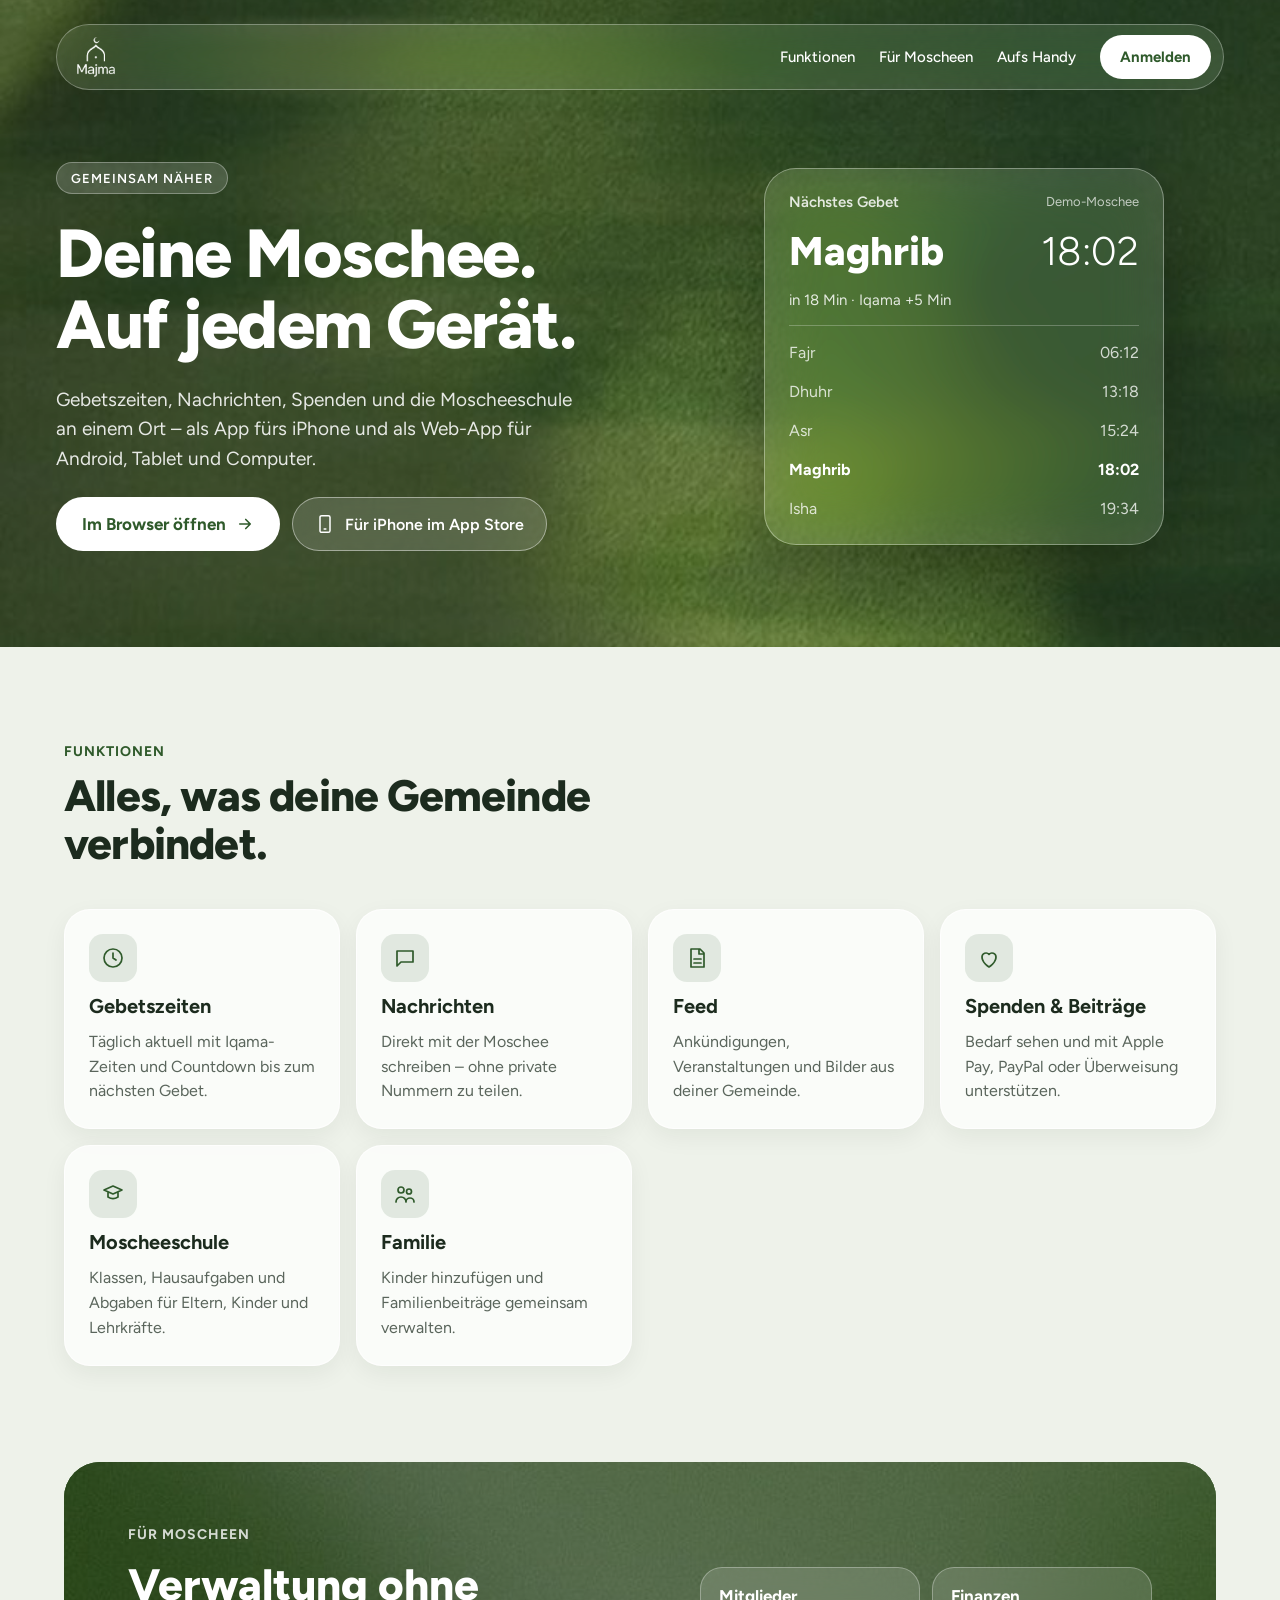
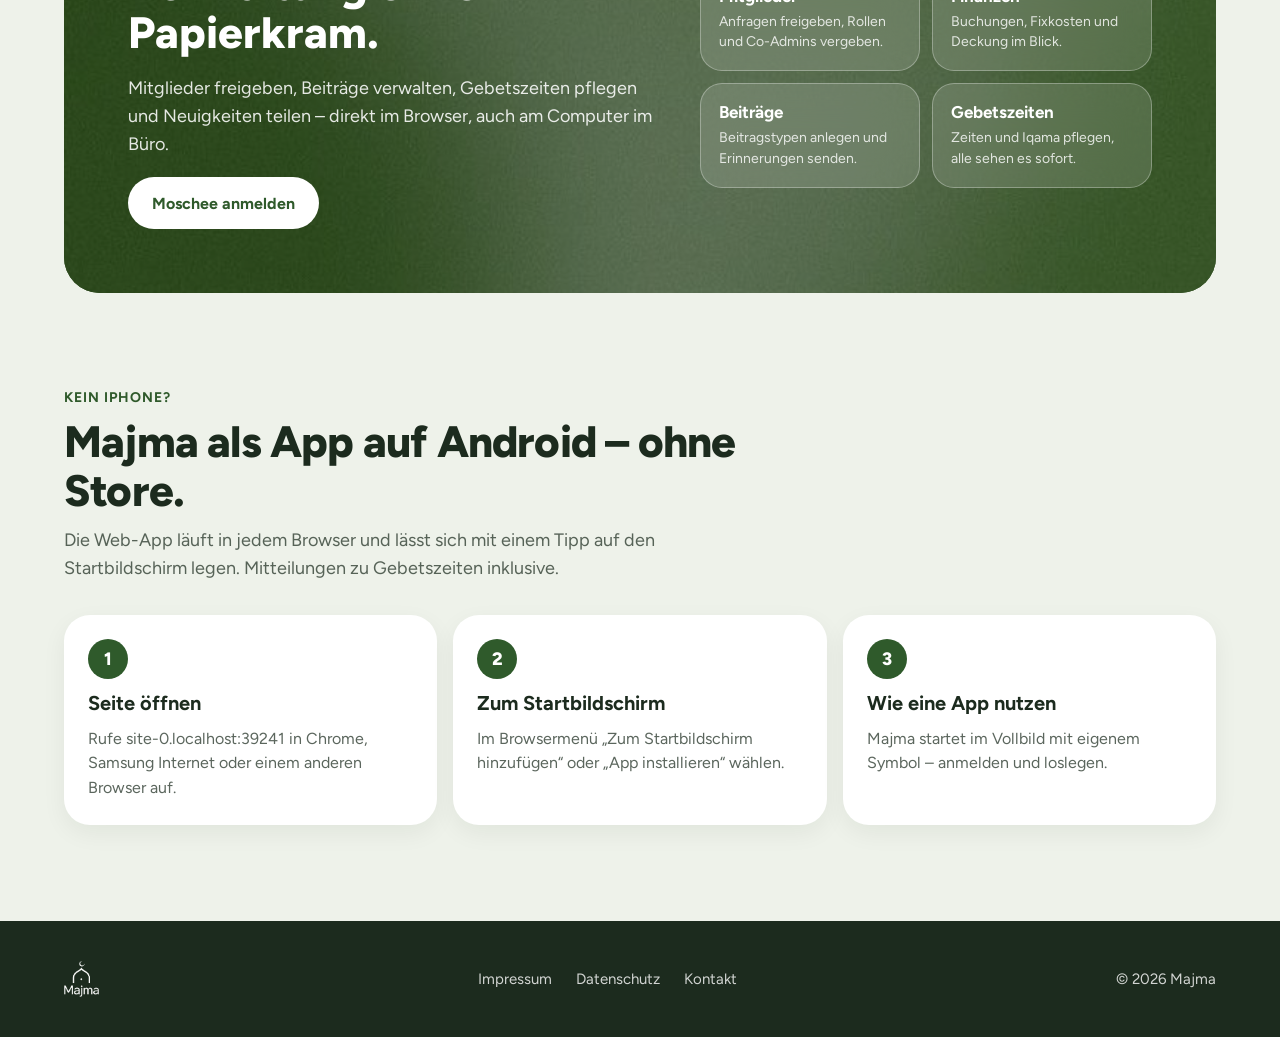
<file: majma-webapp/index.html>
<!doctype html>
<html lang="de">
<head>
  <meta charset="utf-8">
  <meta name="viewport" content="width=device-width, initial-scale=1, viewport-fit=cover">
  <title>Majma – Deine Moschee auf jedem Gerät</title>
  <meta name="description" content="Gebetszeiten, Nachrichten, Spenden und die Moscheeschule an einem Ort – als App fürs iPhone und als Web-App für Android, Tablet und Computer.">
  <meta name="theme-color" content="#23401F">
  <link rel="manifest" href="manifest.webmanifest">
  <link rel="icon" href="assets/icon-192.png">
  <link rel="apple-touch-icon" href="assets/apple-touch-icon.png">
  <link rel="preconnect" href="https://fonts.googleapis.com">
  <link rel="preconnect" href="https://fonts.gstatic.com" crossorigin>
  <link rel="stylesheet" href="https://fonts.googleapis.com/css2?family=Figtree:wght@300;400;500;600;700;800&display=swap">
  <link rel="stylesheet" href="css/site.css">
</head>
<body>
  <header class="hero">
    <img class="cover" src="assets/bg-dark.jpg" alt="" aria-hidden="true">
    <div class="shade"></div>
    <div class="hero-wrap">
      <nav class="topnav glass" aria-label="Hauptmenü">
        <img src="assets/logo.png" alt="Majma" class="topnav-logo">
        <div class="topnav-links">
          <a class="nl" href="#funktionen">Funktionen</a>
          <a class="nl" href="#moscheen">Für Moscheen</a>
          <a class="nl" href="#installieren">Aufs Handy</a>
          <a class="btn-white btn-nav" href="app/#/login">Anmelden</a>
          <button class="mb" type="button" aria-label="Menü öffnen" aria-expanded="false" aria-controls="mobile-menu" id="menu-button"></button>
        </div>
        <div class="mobile-menu" id="mobile-menu" hidden>
          <a href="#funktionen">Funktionen</a>
          <a href="#moscheen">Für Moscheen</a>
          <a href="#installieren">Aufs Handy</a>
        </div>
      </nav>

      <div class="hero-main">
        <div class="hero-text">
          <span class="pill glass-soft">GEMEINSAM NÄHER</span>
          <h1>Deine Moschee.<br>Auf jedem Gerät.</h1>
          <p class="lead">Gebetszeiten, Nachrichten, Spenden und die Moscheeschule an einem Ort – als App fürs iPhone und als Web-App für Android, Tablet und Computer.</p>
          <div class="hero-buttons">
            <a class="btn-white btn-lg" href="app/">Im Browser öffnen <span class="ico" data-icon="arrow"></span></a>
            <a class="btn-glass btn-lg" href="#" id="appstore-link"><span class="ico" data-icon="phone"></span>Für iPhone im App Store</a>
          </div>
        </div>

        <div class="hero-card-wrap">
          <div class="prayer-card glass">
            <div class="row">
              <span class="pc-label">Nächstes Gebet</span>
              <span class="pc-mosque" data-mosque-name></span>
            </div>
            <div class="row baseline">
              <span class="pc-name" id="pc-name">–</span>
              <span class="pc-time" id="pc-time">–</span>
            </div>
            <span class="pc-sub" id="pc-sub"></span>
            <div class="hairline"></div>
            <div id="pc-list"></div>
          </div>
        </div>
      </div>
    </div>
  </header>

  <main>
    <section id="funktionen" class="section">
      <div class="section-head">
        <span class="kicker">FUNKTIONEN</span>
        <h2>Alles, was deine Gemeinde verbindet.</h2>
      </div>
      <div class="cards" id="features"></div>
    </section>

    <section id="moscheen" class="section section-tight">
      <div class="mosque-panel">
        <img class="cover" src="assets/bg-light.jpg" alt="" aria-hidden="true">
        <div class="shade shade-strong"></div>
        <div class="mosque-inner">
          <div class="mosque-text">
            <span class="kicker kicker-light">FÜR MOSCHEEN</span>
            <h2>Verwaltung ohne Papierkram.</h2>
            <p>Mitglieder freigeben, Beiträge verwalten, Gebetszeiten pflegen und Neuigkeiten teilen – direkt im Browser, auch am Computer im Büro.</p>
            <a class="btn-white btn-md" href="app/#/login">Moschee anmelden</a>
          </div>
          <div class="admin-grid" id="admin"></div>
        </div>
      </div>
    </section>

    <section id="installieren" class="section section-last">
      <div class="section-head wide">
        <span class="kicker">KEIN IPHONE?</span>
        <h2>Majma als App auf Android – ohne Store.</h2>
        <p>Die Web-App läuft in jedem Browser und lässt sich mit einem Tipp auf den Startbildschirm legen. Mitteilungen zu Gebetszeiten inklusive.</p>
      </div>
      <div class="cards" id="steps"></div>
    </section>
  </main>

  <footer class="footer">
    <div class="footer-inner">
      <img src="assets/logo.png" alt="Majma" class="footer-logo">
      <div class="footer-links">
        <a href="#">Impressum</a>
        <a href="#">Datenschutz</a>
        <a href="#">Kontakt</a>
      </div>
      <span>© 2026 Majma</span>
    </div>
  </footer>

  <script type="module" src="js/site.js"></script>
</body>
</html>
</file>
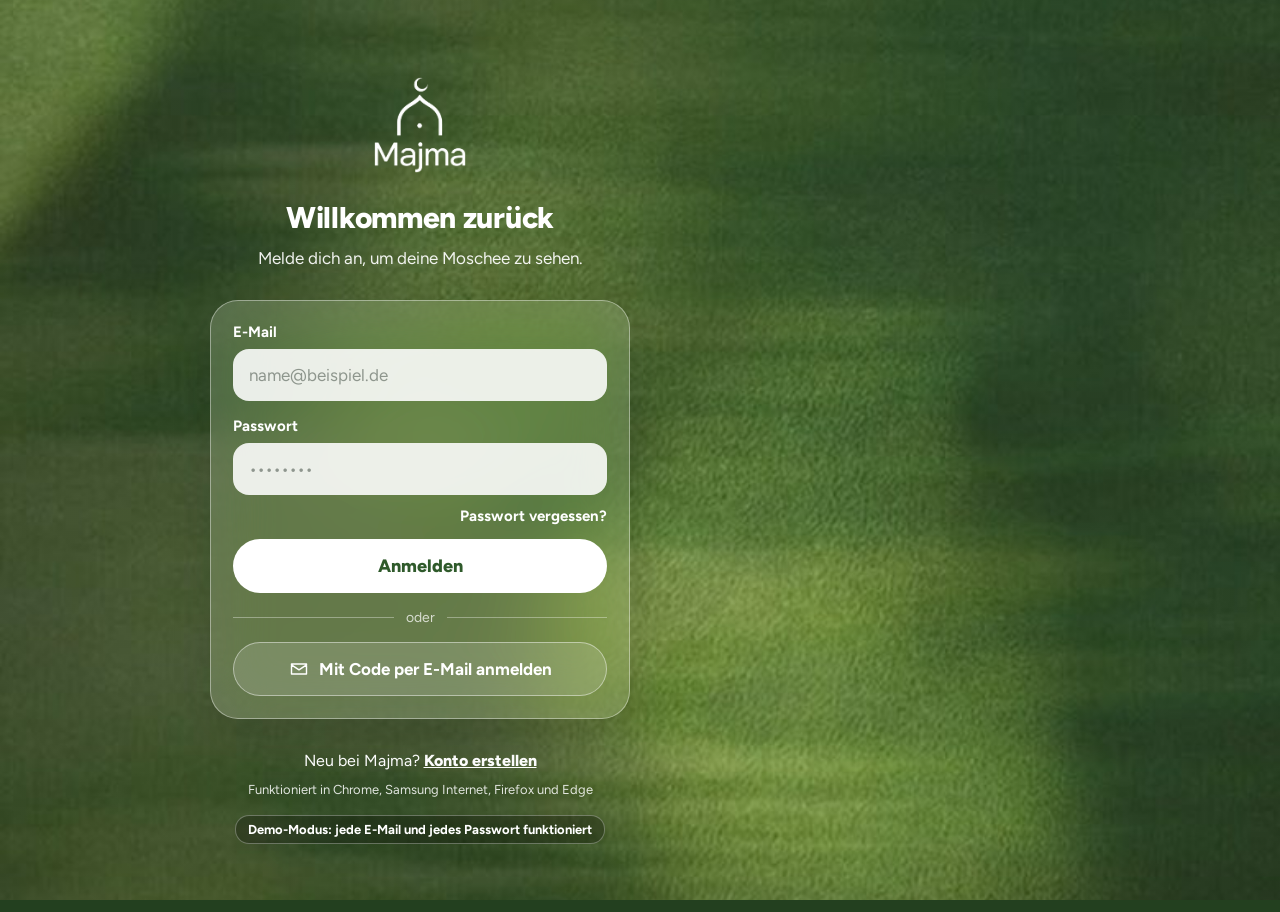
<file: majma-webapp/app/index.html>
<!doctype html>
<html lang="de">
<head>
  <meta charset="utf-8">
  <meta name="viewport" content="width=device-width, initial-scale=1, viewport-fit=cover">
  <title>Majma</title>
  <meta name="theme-color" content="#23401F">
  <meta name="mobile-web-app-capable" content="yes">
  <meta name="apple-mobile-web-app-capable" content="yes">
  <meta name="apple-mobile-web-app-title" content="Majma">
  <link rel="manifest" href="../manifest.webmanifest">
  <link rel="icon" href="../assets/icon-192.png">
  <link rel="apple-touch-icon" href="../assets/apple-touch-icon.png">
  <link rel="preconnect" href="https://fonts.googleapis.com">
  <link rel="preconnect" href="https://fonts.gstatic.com" crossorigin>
  <link rel="stylesheet" href="https://fonts.googleapis.com/css2?family=Figtree:wght@300;400;500;600;700;800&display=swap">
  <link rel="stylesheet" href="../css/app.css">
</head>
<body>
  <div class="app-bg" aria-hidden="true"></div>

  <aside class="sidebar" aria-label="Navigation">
    <a href="#/start" class="sidebar-logo"><img src="../assets/logo.png" alt="Majma"></a>
    <nav class="sidebar-nav" id="sidebar-nav"></nav>
    <a href="#/profil" class="sidebar-user" id="sidebar-user"></a>
  </aside>

  <main id="view" class="view" tabindex="-1"></main>

  <nav class="tabbar" id="tabbar" aria-label="Navigation"></nav>

  <div id="overlay-root"></div>
  <div class="toast" id="toast" role="status" aria-live="polite" hidden></div>

  <script type="module" src="../js/app/main.js"></script>
</body>
</html>
</file>
<file: majma-webapp/css/site.css>
/* Startseite „Website A – Glas & Grün“. Werte 1:1 aus dem Design. */

:root {
  --ink: #1C2B1E;
  --green: #2F5A2B;
  --green-dark: #23401F;
  --bg: #EEF2EA;
  --muted: rgba(28, 43, 30, 0.72);
  --font: 'Figtree', -apple-system, system-ui, sans-serif;
}

* { box-sizing: border-box; }
html { scroll-behavior: smooth; }
body { margin: 0; background: var(--bg); color: var(--ink); font-family: var(--font); -webkit-font-smoothing: antialiased; }
a { color: var(--green); }
a:hover { color: var(--ink); }
img { max-width: 100%; }

.cover { position: absolute; inset: 0; width: 100%; height: 100%; object-fit: cover; }
.shade { position: absolute; inset: 0; background: rgba(12, 28, 12, 0.35); }
.shade-strong { background: rgba(12, 28, 12, 0.45); }

.glass {
  border: 0.5px solid rgba(255, 255, 255, 0.3);
  background: rgba(255, 255, 255, 0.12);
  backdrop-filter: blur(24px) saturate(160%);
  -webkit-backdrop-filter: blur(24px) saturate(160%);
}
.glass-soft { background: rgba(255, 255, 255, 0.16); border: 0.5px solid rgba(255, 255, 255, 0.3); }

.ico { display: inline-flex; }

/* Buttons */
.btn-white, .btn-glass {
  display: inline-flex; align-items: center; text-decoration: none; font-weight: 700; white-space: nowrap;
}
.btn-white { background: #FFFFFF; color: var(--green); }
.btn-white:hover { color: var(--green); background: #F1F5EE; }
.btn-glass {
  border: 0.5px solid rgba(255, 255, 255, 0.45); background: rgba(255, 255, 255, 0.14);
  backdrop-filter: blur(20px); -webkit-backdrop-filter: blur(20px); color: #FFFFFF; font-weight: 600;
}
.btn-glass:hover { color: #FFFFFF; background: rgba(255, 255, 255, 0.22); }
.btn-nav { height: 44px; padding: 0 20px; border-radius: 22px; }
.btn-lg { height: 54px; padding: 0 26px; border-radius: 27px; font-size: 17px; gap: 10px; }
.btn-glass.btn-lg { padding: 0 22px; font-size: 16px; }
.btn-md { align-self: flex-start; height: 52px; padding: 0 24px; border-radius: 26px; font-size: 16px; }

/* Hero */
.hero { position: relative; overflow: hidden; color: #FFFFFF; background: var(--green-dark); }
.hero-wrap {
  position: relative; max-width: 1200px; margin: 0 auto; padding: 24px 16px 96px;
  display: flex; flex-direction: column; gap: 72px;
}
.topnav {
  position: relative; display: flex; flex-wrap: wrap; align-items: center; justify-content: space-between;
  gap: 16px; padding: 10px 12px 10px 20px; border-radius: 999px; z-index: 5;
}
.topnav-logo { height: 40px; width: auto; display: block; }
.topnav-links { display: flex; align-items: center; gap: 24px; font-size: 15px; font-weight: 500; }
.nl { display: inline-flex; color: #FFFFFF; text-decoration: none; }
.nl:hover { color: #FFFFFF; opacity: 0.8; }
.mb {
  display: none; width: 44px; height: 44px; margin-left: -12px; border: none; border-radius: 22px;
  background: rgba(255, 255, 255, 0.16); align-items: center; justify-content: center; cursor: pointer; color: #FFFFFF; padding: 0;
}
.mobile-menu {
  position: absolute; top: calc(100% + 8px); right: 0; min-width: 220px; padding: 8px;
  border-radius: 24px; background: rgba(35, 64, 31, 0.92);
  backdrop-filter: blur(24px); -webkit-backdrop-filter: blur(24px);
  border: 0.5px solid rgba(255, 255, 255, 0.3); box-shadow: 0 20px 40px rgba(0, 0, 0, 0.25);
  display: flex; flex-direction: column;
}
.mobile-menu[hidden] { display: none; }
.mobile-menu a { color: #FFFFFF; text-decoration: none; font-size: 17px; font-weight: 600; padding: 14px 16px; border-radius: 16px; }
.mobile-menu a:hover { background: rgba(255, 255, 255, 0.12); color: #FFFFFF; }

.hero-main { display: flex; flex-wrap: wrap; align-items: center; gap: 48px; }
.hero-text { flex: 1 1 460px; min-width: 0; display: flex; flex-direction: column; gap: 24px; }
.pill {
  align-self: flex-start; height: 32px; padding: 0 14px; border-radius: 16px;
  font-size: 13px; font-weight: 600; letter-spacing: 1px; display: flex; align-items: center;
}
.hero h1 { margin: 0; font-size: clamp(40px, 6vw, 68px); line-height: 1.05; font-weight: 800; letter-spacing: -1.5px; }
.lead { margin: 0; max-width: 520px; font-size: 19px; line-height: 1.55; color: rgba(255, 255, 255, 0.88); }
.hero-buttons { display: flex; flex-wrap: wrap; gap: 12px; }

.hero-card-wrap { flex: 1 1 380px; min-width: 0; display: flex; justify-content: center; }
.prayer-card {
  width: 100%; max-width: 400px; border-radius: 32px; border-color: rgba(255, 255, 255, 0.35);
  background: rgba(255, 255, 255, 0.14);
  backdrop-filter: blur(30px) saturate(160%); -webkit-backdrop-filter: blur(30px) saturate(160%);
  box-shadow: 0 30px 60px rgba(0, 0, 0, 0.25); padding: 24px; display: flex; flex-direction: column; gap: 16px;
}
.prayer-card .row { display: flex; justify-content: space-between; align-items: center; }
.prayer-card .row.baseline { align-items: baseline; }
.pc-label { font-size: 15px; font-weight: 600; color: rgba(255, 255, 255, 0.85); }
.pc-mosque { font-size: 13px; color: rgba(255, 255, 255, 0.7); }
.pc-name { font-size: 40px; font-weight: 800; }
.pc-time { font-size: 40px; font-weight: 300; }
.pc-sub { font-size: 15px; color: rgba(255, 255, 255, 0.85); }
.hairline { height: 0.5px; background: rgba(255, 255, 255, 0.25); }
.pc-row { display: flex; justify-content: space-between; font-size: 16px; padding: 2px 0; color: rgba(255, 255, 255, 0.78); }
.pc-row + .pc-row { margin-top: 16px; }
.pc-row.current { font-weight: 700; color: #FFFFFF; }

/* Abschnitte */
.section { max-width: 1200px; margin: 0 auto; padding: 96px 24px 48px; display: flex; flex-direction: column; gap: 40px; }
.section-tight { padding: 48px 24px; display: block; }
.section-last { padding: 48px 24px 96px; gap: 32px; }
.section-head { display: flex; flex-direction: column; gap: 12px; max-width: 640px; }
.section-head.wide { max-width: 680px; }
.section-head p { margin: 0; font-size: 18px; line-height: 1.55; color: var(--muted); }
.kicker { font-size: 14px; font-weight: 700; letter-spacing: 1px; color: var(--green); }
.kicker-light { color: rgba(255, 255, 255, 0.8); }
h2 { margin: 0; font-size: clamp(30px, 4vw, 44px); line-height: 1.1; font-weight: 800; letter-spacing: -0.8px; }

.cards { display: grid; grid-template-columns: repeat(auto-fit, minmax(260px, 1fr)); gap: 16px; }
.feature {
  border-radius: 26px; border: 0.5px solid rgba(255, 255, 255, 0.7); background: rgba(255, 255, 255, 0.72);
  box-shadow: 0 8px 24px rgba(20, 40, 20, 0.06); padding: 24px; display: flex; flex-direction: column; gap: 12px;
}
.feature-icon {
  width: 48px; height: 48px; border-radius: 14px; background: rgba(47, 90, 43, 0.12);
  display: flex; align-items: center; justify-content: center; color: var(--green);
}
.feature h3, .step h3 { margin: 0; font-size: 20px; font-weight: 700; }
.feature p, .step p { margin: 0; font-size: 16px; line-height: 1.55; color: var(--muted); }

.mosque-panel { position: relative; overflow: hidden; border-radius: 36px; background: var(--green-dark); color: #FFFFFF; }
.mosque-inner { position: relative; padding: clamp(32px, 5vw, 64px); display: flex; flex-wrap: wrap; gap: 40px; align-items: center; }
.mosque-text { flex: 1 1 400px; min-width: 0; display: flex; flex-direction: column; gap: 18px; }
.mosque-text h2 { letter-spacing: 0; }
.mosque-text p { margin: 0; font-size: 18px; line-height: 1.55; color: rgba(255, 255, 255, 0.88); }
.admin-grid { flex: 1 1 320px; min-width: 0; display: grid; grid-template-columns: repeat(2, minmax(0, 1fr)); gap: 12px; }
.admin-tile {
  border-radius: 22px; border: 0.5px solid rgba(255, 255, 255, 0.3); background: rgba(255, 255, 255, 0.14);
  backdrop-filter: blur(20px); -webkit-backdrop-filter: blur(20px); padding: 18px; display: flex; flex-direction: column; gap: 6px;
}
.admin-tile strong { font-size: 17px; font-weight: 700; }
.admin-tile span { font-size: 14px; line-height: 1.45; color: rgba(255, 255, 255, 0.82); }

.step { border-radius: 26px; background: #FFFFFF; box-shadow: 0 8px 24px rgba(20, 40, 20, 0.06); padding: 24px; display: flex; flex-direction: column; gap: 12px; }
.step-n {
  width: 40px; height: 40px; border-radius: 20px; background: var(--green); color: #FFFFFF;
  font-size: 18px; font-weight: 800; display: flex; align-items: center; justify-content: center;
}

.footer { background: var(--ink); color: rgba(255, 255, 255, 0.8); }
.footer-inner {
  max-width: 1200px; margin: 0 auto; padding: 40px 24px; display: flex; flex-wrap: wrap;
  justify-content: space-between; align-items: center; gap: 20px; font-size: 15px;
}
.footer-logo { height: 36px; width: auto; display: block; }
.footer-links { display: flex; flex-wrap: wrap; gap: 24px; }
.footer-links a { color: rgba(255, 255, 255, 0.8); text-decoration: none; }
.footer-links a:hover { color: #FFFFFF; }

a:focus-visible, button:focus-visible { outline: 2px solid #FFFFFF; outline-offset: 3px; }
main a:focus-visible { outline-color: var(--green); }

@media (max-width: 760px) {
  .nl { display: none; }
  .mb { display: flex; }
  .hero-wrap { gap: 40px; padding-bottom: 56px; }
}
</file>
<file: majma-webapp/css/app.css>
/* Web-App. Handy: Glas-Design auf grünem Hintergrund. Computer (ab 960 px): Seitenleiste, flache Karten. */

:root {
  --ink: #1C2B1E;
  --green: #2F5A2B;
  --green-dark: #23401F;
  --bg: #EEF2EA;
  --cream: #F4F3EC;
  --beige: #E8DCC2;
  --muted: rgba(28, 43, 30, 0.6);
  --line: rgba(28, 43, 30, 0.08);
  --tint: rgba(47, 90, 43, 0.1);
  --font: 'Figtree', -apple-system, system-ui, sans-serif;
  --safe-top: env(safe-area-inset-top, 0px);
  --safe-bottom: env(safe-area-inset-bottom, 0px);
}

* { box-sizing: border-box; }
html, body { margin: 0; min-height: 100%; }
body {
  font-family: var(--font); color: var(--ink); background: var(--green-dark);
  -webkit-font-smoothing: antialiased; -webkit-tap-highlight-color: transparent;
}
button { font: inherit; color: inherit; cursor: pointer; }
a { color: inherit; text-decoration: none; }
h1, h2, h3, p { margin: 0; }
[hidden] { display: none !important; }
:focus-visible { outline: 2px solid var(--green); outline-offset: 2px; }
.dark-text :focus-visible, .route-login :focus-visible { outline-color: #FFFFFF; }

/* Hintergrund (Handy) */
.app-bg { position: fixed; inset: 0; z-index: -1; background: var(--green-dark) center / cover no-repeat; }
.bg-dark .app-bg { background-image: linear-gradient(rgba(12, 28, 12, 0.18), rgba(12, 28, 12, 0.18)), url('../assets/bg-dark.jpg'); }
.bg-light { background-color: var(--cream); }
.bg-light .app-bg {
  background-color: var(--cream);
  background-image: linear-gradient(to bottom, rgba(244, 243, 236, 0) 0%, rgba(244, 243, 236, 0) 25%, rgba(244, 243, 236, 0.92) 62%, var(--cream) 80%), url('../assets/bg-light.jpg');
  background-size: 100% 100%, cover;
}

.sidebar { display: none; }

.view {
  max-width: 560px; margin: 0 auto; outline: none;
  padding: calc(var(--safe-top) + 20px) 16px calc(var(--safe-bottom) + 120px);
  display: flex; flex-direction: column; gap: 16px;
}
.route-login .view { padding-bottom: calc(var(--safe-bottom) + 24px); }
.route-login .tabbar { display: none; }

/* Kopfbereich */
.home-top { display: flex; align-items: center; justify-content: space-between; }
.home-logo { height: 44px; width: auto; display: block; }
.home-actions { display: flex; gap: 10px; }
.circle-btn {
  position: relative; width: 48px; height: 48px; border-radius: 24px; border: 0.5px solid rgba(255, 255, 255, 0.45);
  background: rgba(255, 255, 255, 0.22); backdrop-filter: blur(20px); -webkit-backdrop-filter: blur(20px);
  display: inline-flex; align-items: center; justify-content: center; color: #FFFFFF; padding: 0;
}
.bg-light .circle-btn { background: rgba(255, 255, 255, 0.55); color: var(--ink); border-color: rgba(255, 255, 255, 0.7); }
.circle-btn .dot { position: absolute; top: 10px; right: 11px; width: 10px; height: 10px; border-radius: 5px; background: #F2B33D; border: 1.5px solid #FFFFFF; }
.avatar {
  width: 48px; height: 48px; border-radius: 24px; background: var(--beige); color: var(--ink);
  display: inline-flex; align-items: center; justify-content: center; font-weight: 800; font-size: 16px; flex: none;
}
.greeting { display: flex; flex-direction: column; gap: 4px; color: #FFFFFF; padding: 4px 4px 0; }
.greeting .sub { font-size: 16px; color: rgba(255, 255, 255, 0.88); }
.greeting h1 { font-size: 26px; line-height: 1.2; font-weight: 800; letter-spacing: -0.3px; }

.page-top { display: grid; grid-template-columns: 48px 1fr 48px; align-items: center; }
.page-top h1 { text-align: center; font-size: 18px; font-weight: 800; }

/* Karten */
.card {
  border-radius: 28px; background: rgba(255, 255, 255, 0.88); border: 0.5px solid rgba(255, 255, 255, 0.8);
  backdrop-filter: blur(24px) saturate(140%); -webkit-backdrop-filter: blur(24px) saturate(140%);
  box-shadow: 0 10px 30px rgba(20, 40, 20, 0.08); padding: 20px;
}
.card-head { display: flex; justify-content: space-between; align-items: center; margin-bottom: 8px; }
.card-head h2 { font-size: 19px; font-weight: 800; }
.card-head a { color: var(--green); font-weight: 700; font-size: 16px; }

.glass-card {
  border-radius: 28px; border: 0.5px solid rgba(255, 255, 255, 0.4); color: #FFFFFF;
  background: rgba(255, 255, 255, 0.18); backdrop-filter: blur(30px) saturate(150%); -webkit-backdrop-filter: blur(30px) saturate(150%);
  box-shadow: 0 20px 40px rgba(0, 0, 0, 0.12); padding: 20px 22px;
}

/* Nächstes Gebet */
.np { display: flex; flex-direction: column; gap: 6px; }
.np-row { display: flex; justify-content: space-between; align-items: baseline; }
.np-label { font-size: 16px; color: rgba(255, 255, 255, 0.9); }
.np-name { font-size: 40px; font-weight: 800; letter-spacing: -0.5px; }
.np-time { font-size: 40px; font-weight: 300; }
.bar { height: 6px; border-radius: 3px; background: rgba(255, 255, 255, 0.3); overflow: hidden; margin: 8px 0 6px; }
.bar > span { display: block; height: 100%; background: #FFFFFF; border-radius: 3px; }
.np-sub { font-size: 16px; color: rgba(255, 255, 255, 0.92); }
.np .np-iqama-desktop { display: none; }

/* Schnellzugriff */
.tiles { display: grid; grid-template-columns: repeat(4, minmax(0, 1fr)); gap: 10px; }
.tile {
  border-radius: 22px; background: rgba(255, 255, 255, 0.85); border: 0.5px solid rgba(255, 255, 255, 0.8);
  backdrop-filter: blur(20px); -webkit-backdrop-filter: blur(20px); box-shadow: 0 8px 20px rgba(20, 40, 20, 0.06);
  aspect-ratio: 1 / 1.02; display: flex; flex-direction: column; align-items: center; justify-content: center; gap: 8px;
  font-size: 14px; font-weight: 700; color: var(--ink); padding: 6px;
}
.tile svg { color: var(--ink); }

/* Liste (Feed, Suche) */
.list { display: flex; flex-direction: column; }
.list-item { display: flex; align-items: center; gap: 16px; padding: 14px 0; border-top: 1px solid var(--line); }
.list-item:first-child { border-top: none; }
.list-icon {
  width: 48px; height: 48px; border-radius: 14px; background: var(--tint); color: var(--green);
  display: flex; align-items: center; justify-content: center; flex: none;
}
.list-text { display: flex; flex-direction: column; gap: 2px; min-width: 0; }
.list-text strong { font-size: 16px; font-weight: 700; }
.list-text span { font-size: 14px; color: var(--muted); }

/* Heute (Liste der Zeiten) */
.today-row { display: flex; justify-content: space-between; font-size: 16px; padding: 10px 0; border-top: 1px solid var(--line); }
.today-row .t { font-weight: 600; }
.today-row .q { color: rgba(28, 43, 30, 0.45); }
.today-row.current { color: var(--green); font-weight: 800; }
.today-row.current .t { font-weight: 800; }

/* Bedarf-Balken */
.need-row { display: flex; flex-direction: column; gap: 6px; padding: 6px 0 8px; }
.need-row .top { display: flex; justify-content: space-between; font-size: 16px; font-weight: 700; }
.need-row .top b { color: var(--green); }
.gbar { height: 6px; border-radius: 3px; background: rgba(28, 43, 30, 0.1); overflow: hidden; }
.gbar > span { display: block; height: 100%; background: var(--green); border-radius: 3px; }

.btn-green {
  display: flex; align-items: center; justify-content: center; width: 100%; min-height: 48px; padding: 10px 20px;
  border: none; border-radius: 26px; background: var(--green); color: #FFFFFF; font-size: 17px; font-weight: 800;
}
.btn-green:hover { background: var(--green-dark); }
.btn-text { background: none; border: none; font-size: 17px; font-weight: 700; color: var(--ink); padding: 12px; }

@media (max-width: 959.98px) { .only-desktop { display: none !important; } }

/* Gebetszeiten */
.day-switch {
  display: flex; align-items: center; justify-content: space-between; height: 48px; padding: 0 6px; border-radius: 24px;
  background: rgba(255, 255, 255, 0.6); border: 0.5px solid rgba(255, 255, 255, 0.8);
  backdrop-filter: blur(20px); -webkit-backdrop-filter: blur(20px); font-size: 16px; font-weight: 700;
}
.day-switch button { width: 40px; height: 40px; border: none; background: none; border-radius: 20px; display: inline-flex; align-items: center; justify-content: center; padding: 0; }
.countdown { display: flex; align-items: center; gap: 22px; border-radius: 28px; background: var(--green); color: #FFFFFF; padding: 22px 24px; }
.ring { position: relative; width: 104px; height: 104px; flex: none; }
.ring svg { transform: rotate(-90deg); display: block; }
.ring-text { position: absolute; inset: 0; display: flex; flex-direction: column; align-items: center; justify-content: center; }
.ring-text b { font-size: 26px; font-weight: 700; line-height: 1; }
.ring-text span { font-size: 12px; color: rgba(255, 255, 255, 0.85); margin-top: 4px; }
.countdown-text { display: flex; flex-direction: column; gap: 4px; min-width: 0; }
.countdown-text .k { font-size: 16px; color: rgba(255, 255, 255, 0.9); }
.countdown-text .big { font-size: 30px; font-weight: 800; letter-spacing: -0.3px; }
.countdown-text .s { font-size: 15px; line-height: 1.35; color: rgba(255, 255, 255, 0.9); }

.times { padding: 8px 18px 8px 18px; }
.times-row { display: grid; grid-template-columns: minmax(0, 1fr) 62px 70px 42px; align-items: center; gap: 4px; min-height: 61px; border-top: 1px solid var(--line); font-size: 17px; }
.times-row.head { min-height: 44px; border-top: none; font-size: 13px; font-weight: 700; letter-spacing: 0.8px; color: rgba(28, 43, 30, 0.5); }
.times-row .name { font-weight: 500; }
.times-row .adhan { font-weight: 500; }
.times-row .iq { font-size: 15px; color: rgba(28, 43, 30, 0.7); }
.times-row.current .name, .times-row.current .adhan { color: var(--green); font-weight: 800; }
.times-row.current .iq { color: var(--ink); font-weight: 700; }
.bell {
  width: 42px; height: 42px; border-radius: 21px; border: none; background: none; color: rgba(28, 43, 30, 0.35);
  display: inline-flex; align-items: center; justify-content: center; padding: 0; justify-self: end;
}
.bell.on { background: rgba(47, 90, 43, 0.14); color: var(--green); }

/* Bedarf */
.cats { display: flex; gap: 14px; overflow-x: auto; padding: 4px 2px 6px; scrollbar-width: none; }
.cats::-webkit-scrollbar { display: none; }
.cat { flex: none; display: flex; flex-direction: column; align-items: center; gap: 6px; background: none; border: none; padding: 0; width: 66px; font-size: 13px; font-weight: 600; }
.cat-circle { position: relative; width: 62px; height: 62px; }
.cat-circle svg.ringsvg { position: absolute; inset: 0; transform: rotate(-90deg); }
.cat-circle .inner {
  position: absolute; inset: 5px; border-radius: 50%; background: rgba(255, 255, 255, 0.9); color: var(--ink);
  display: flex; align-items: center; justify-content: center; box-shadow: 0 4px 12px rgba(20, 40, 20, 0.08);
}
.cat.active .inner { background: var(--green-dark); color: #FFFFFF; }
.ticker {
  display: flex; align-items: center; gap: 10px; min-height: 42px; padding: 8px 16px; border-radius: 21px; font-size: 14px;
  background: rgba(255, 255, 255, 0.6); border: 0.5px solid rgba(255, 255, 255, 0.8); backdrop-filter: blur(20px); -webkit-backdrop-filter: blur(20px);
}
.ticker::before { content: ''; width: 8px; height: 8px; border-radius: 4px; background: var(--green); flex: none; }
.need { display: flex; flex-direction: column; gap: 10px; cursor: pointer; text-align: left; width: 100%; font: inherit; color: inherit; }
.need .kick { font-size: 13px; font-weight: 800; letter-spacing: 0.8px; color: var(--green); text-transform: uppercase; }
.need h2 { font-size: 21px; font-weight: 800; letter-spacing: -0.2px; }
.need .amounts { display: flex; justify-content: space-between; font-size: 16px; color: rgba(28, 43, 30, 0.75); }
.need .amounts b { color: var(--green); }
.supporters { display: flex; align-items: center; gap: 10px; font-size: 15px; color: rgba(28, 43, 30, 0.75); }
.faces { display: flex; }
.faces span {
  width: 34px; height: 34px; border-radius: 17px; border: 2px solid #FFFFFF; margin-left: -8px; font-size: 12px; font-weight: 800;
  display: inline-flex; align-items: center; justify-content: center; color: var(--ink);
}
.faces span:first-child { margin-left: 0; }
.faces span:nth-child(3n+1) { background: #D9E4D1; }
.faces span:nth-child(3n+2) { background: #EBDCC3; }
.faces span:nth-child(3n) { background: #C9D6E3; }
.need.active { box-shadow: 0 14px 34px rgba(20, 40, 20, 0.14); }

/* Platzhalter-Seiten, Profil */
.soon { display: flex; flex-direction: column; gap: 8px; align-items: flex-start; }
.soon h2 { font-size: 20px; font-weight: 800; }
.soon p { font-size: 16px; line-height: 1.5; color: rgba(28, 43, 30, 0.72); }
.profile-head { display: flex; align-items: center; gap: 16px; }
.profile-head .avatar { width: 64px; height: 64px; border-radius: 32px; font-size: 20px; }
.profile-head strong { font-size: 20px; font-weight: 800; display: block; }
.profile-head span { color: var(--muted); font-size: 15px; }
.menu-list { display: flex; flex-direction: column; }
.menu-list button {
  display: flex; align-items: center; gap: 14px; width: 100%; padding: 14px 0; border: none; background: none;
  border-top: 1px solid var(--line); font-size: 17px; font-weight: 600; text-align: left;
}
.menu-list button:first-child { border-top: none; }
.note { font-size: 14px; line-height: 1.45; color: rgba(28, 43, 30, 0.65); }
.demo-pill {
  align-self: center; font-size: 13px; font-weight: 700; color: #FFFFFF; padding: 6px 12px; border-radius: 14px;
  background: rgba(0, 0, 0, 0.25); border: 0.5px solid rgba(255, 255, 255, 0.3);
}

/* Login */
.login { min-height: calc(100vh - 44px); min-height: calc(100dvh - 44px); display: flex; flex-direction: column; align-items: center; justify-content: center; gap: 0; color: #FFFFFF; text-align: center; }
.login-logo { height: 96px; width: auto; margin-bottom: 26px; }
.login h1 { font-size: 30px; font-weight: 800; letter-spacing: -0.3px; }
.login .intro { font-size: 17px; color: rgba(255, 255, 255, 0.92); margin: 12px 0 32px; }
.login-form { width: 100%; max-width: 420px; text-align: left; display: flex; flex-direction: column; padding: 22px; }
.login-form label { font-size: 15px; font-weight: 700; margin-bottom: 8px; }
.login-form input {
  height: 52px; border-radius: 16px; border: none; background: rgba(255, 255, 255, 0.88); color: var(--ink);
  font: inherit; font-size: 17px; padding: 0 16px; margin-bottom: 16px; width: 100%;
}
.login-form input::placeholder { color: rgba(28, 43, 30, 0.45); }
.login-form input:focus { outline: 2px solid #FFFFFF; outline-offset: 1px; }
.forgot { align-self: flex-end; background: none; border: none; color: #FFFFFF; font-weight: 700; font-size: 15px; padding: 0; margin: -4px 0 14px; }
.btn-white {
  height: 54px; border: none; border-radius: 27px; background: #FFFFFF; color: var(--green); font-size: 18px; font-weight: 800; width: 100%;
}
.btn-white:disabled { opacity: 0.7; }
.or { display: flex; align-items: center; gap: 12px; font-size: 14px; color: rgba(255, 255, 255, 0.75); margin: 16px 0; }
.or::before, .or::after { content: ''; flex: 1; height: 0.5px; background: rgba(255, 255, 255, 0.35); }
.btn-ghost {
  height: 54px; border-radius: 27px; border: 0.5px solid rgba(255, 255, 255, 0.45); background: rgba(255, 255, 255, 0.14);
  color: #FFFFFF; font-size: 17px; font-weight: 700; display: flex; align-items: center; justify-content: center; gap: 10px; width: 100%;
}
.form-error { background: rgba(140, 30, 20, 0.55); border-radius: 12px; padding: 10px 12px; font-size: 15px; margin-bottom: 14px; }
.login-foot { margin-top: 32px; font-size: 16px; }
.login-foot button { background: none; border: none; color: #FFFFFF; font-weight: 800; text-decoration: underline; padding: 0; font-size: 16px; }
.login-foot small { display: block; margin-top: 12px; font-size: 13px; color: rgba(255, 255, 255, 0.85); }

/* Tab-Leiste (Handy) */
.tabbar {
  position: fixed; left: 50%; transform: translateX(-50%); bottom: calc(var(--safe-bottom) + 14px); z-index: 20;
  width: calc(100% - 24px); max-width: 540px; height: 74px; border-radius: 37px; display: grid; grid-template-columns: repeat(5, 1fr);
  background: rgba(255, 255, 255, 0.9); border: 0.5px solid rgba(255, 255, 255, 0.9);
  backdrop-filter: blur(24px) saturate(160%); -webkit-backdrop-filter: blur(24px) saturate(160%); box-shadow: 0 10px 30px rgba(20, 40, 20, 0.15);
  padding: 0 8px;
}
.tab { display: flex; flex-direction: column; align-items: center; justify-content: center; gap: 4px; font-size: 12px; font-weight: 700; color: var(--ink); }
.tab .tab-ico { width: 56px; height: 32px; border-radius: 16px; display: flex; align-items: center; justify-content: center; }
.tab.active .tab-ico { background: rgba(47, 90, 43, 0.14); }

/* Unteres Blatt (Installieren, Spenden) */
.backdrop { position: fixed; inset: 0; z-index: 40; background: rgba(10, 20, 10, 0.45); display: flex; align-items: flex-end; justify-content: center; animation: fade 0.2s ease; }
.sheet {
  width: 100%; max-width: 560px; background: #F8F8F4; border-radius: 32px 32px 0 0; padding: 12px 24px calc(var(--safe-bottom) + 24px);
  display: flex; flex-direction: column; gap: 14px; animation: up 0.25s ease; max-height: 92vh; overflow: auto;
}
.sheet .handle { width: 44px; height: 5px; border-radius: 3px; background: rgba(28, 43, 30, 0.2); align-self: center; margin-bottom: 8px; }
.sheet-head { display: flex; align-items: center; gap: 16px; margin-bottom: 6px; }
.sheet-head img { width: 76px; height: 76px; border-radius: 20px; }
.sheet-head h2 { font-size: 24px; font-weight: 800; }
.sheet-head p { font-size: 16px; color: rgba(28, 43, 30, 0.7); margin-top: 2px; }
.perk { display: flex; align-items: center; gap: 14px; font-size: 17px; }
.perk span:first-child { width: 38px; height: 38px; border-radius: 11px; background: rgba(47, 90, 43, 0.1); color: var(--green); display: flex; align-items: center; justify-content: center; flex: none; }
.sheet .btn-green { min-height: 56px; border-radius: 28px; font-size: 18px; margin-top: 4px; }
.hint { background: rgba(28, 43, 30, 0.06); border-radius: 16px; padding: 14px 16px; font-size: 15px; line-height: 1.45; color: rgba(28, 43, 30, 0.8); }
.hint.flash { animation: flash 1s ease; }
.pay-row { display: flex; flex-direction: column; gap: 2px; padding: 12px 0; border-top: 1px solid var(--line); }
.pay-row span { font-size: 14px; color: var(--muted); }
.pay-row strong { font-size: 17px; font-weight: 700; word-break: break-word; }
.copy { align-self: flex-start; margin-top: 6px; border: none; background: rgba(47, 90, 43, 0.12); color: var(--green); font-weight: 700; font-size: 14px; border-radius: 14px; padding: 6px 12px; }

.toast {
  position: fixed; left: 50%; transform: translateX(-50%); bottom: calc(var(--safe-bottom) + 104px); z-index: 60; max-width: calc(100% - 32px);
  background: var(--ink); color: #FFFFFF; padding: 12px 18px; border-radius: 16px; font-size: 15px; box-shadow: 0 10px 30px rgba(0, 0, 0, 0.25);
}
.route-login .toast { bottom: calc(var(--safe-bottom) + 24px); }

/* Suche (Computer) */
.search { position: relative; width: 333px; }
.search input {
  width: 100%; height: 48px; border-radius: 24px; border: none; background: #FFFFFF; font: inherit; font-size: 17px; padding: 0 16px 0 48px; color: var(--ink);
}
.search input:focus { outline: 2px solid rgba(47, 90, 43, 0.35); outline-offset: 0; }
.search > svg { position: absolute; left: 16px; top: 14px; color: rgba(28, 43, 30, 0.6); }
.search-results { position: absolute; top: 56px; left: 0; right: 0; z-index: 10; background: #FFFFFF; border-radius: 20px; padding: 6px 16px; box-shadow: 0 16px 40px rgba(20, 40, 20, 0.15); }
.search-results .empty { padding: 14px 0; color: var(--muted); }

@keyframes fade { from { opacity: 0; } }
@keyframes up { from { transform: translateY(40px); opacity: 0; } }
@keyframes flash { 0%, 100% { background: rgba(28, 43, 30, 0.06); } 30% { background: rgba(47, 90, 43, 0.22); } }
@media (prefers-reduced-motion: reduce) { * { animation: none !important; } }

/* ---------- Computer ---------- */
@media (min-width: 960px) {
  body { background: var(--bg); }
  .app-bg { display: none; }
  .route-login { background: var(--green-dark); }
  .route-login .app-bg { display: block; }
  .route-login .sidebar { display: none; }
  .route-login .view { margin: 0 auto; }

  .sidebar {
    position: fixed; inset: 0 auto 0 0; width: 250px; background: var(--green-dark); color: #FFFFFF; z-index: 10;
    display: flex; flex-direction: column; padding: 24px 16px 24px;
  }
  .sidebar-logo img { height: 44px; width: auto; display: block; margin: 0 0 26px 8px; }
  .sidebar-nav { display: flex; flex-direction: column; gap: 4px; }
  .side-link { display: flex; align-items: center; gap: 14px; height: 48px; padding: 0 16px; border-radius: 14px; font-size: 16px; font-weight: 700; color: #FFFFFF; }
  .side-link:hover { background: rgba(255, 255, 255, 0.07); }
  .side-link.active { background: rgba(255, 255, 255, 0.14); }
  .sidebar-user { margin-top: auto; display: flex; align-items: center; gap: 12px; padding: 14px; border-radius: 16px; background: rgba(255, 255, 255, 0.1); }
  .sidebar-user .avatar { width: 40px; height: 40px; font-size: 15px; }
  .sidebar-user strong { display: block; font-size: 16px; }
  .sidebar-user span span { font-size: 14px; color: rgba(255, 255, 255, 0.8); }
  .tabbar { display: none; }

  .view { max-width: none; margin: 0 0 0 250px; padding: 32px 40px 48px; gap: 24px; }
  .view > * { max-width: 1168px; width: 100%; }
  .view.narrow > * { max-width: 760px; }

  .only-mobile { display: none !important; }

  .page-top { grid-template-columns: 1fr 48px; }
  .page-top h1 { text-align: left; font-size: 32px; letter-spacing: -0.3px; }
  .greeting { color: var(--ink); padding: 0; }
  .greeting .sub { color: rgba(28, 43, 30, 0.6); }
  .greeting h1 { font-size: 32px; }
  .desk-head { display: flex; justify-content: space-between; align-items: flex-start; gap: 24px; }

  .dash { display: grid; grid-template-columns: repeat(3, minmax(0, 1fr)); gap: 16px; }
  .card { background: #FFFFFF; border: none; backdrop-filter: none; -webkit-backdrop-filter: none; box-shadow: none; padding: 22px 22px; }
  .glass-card.np-card {
    background: linear-gradient(rgba(35, 64, 31, 0.3), rgba(35, 64, 31, 0.3)), url('../assets/bg-light.jpg') center / cover;
    border: none; box-shadow: none; padding: 26px 26px;
  }
  .np-name, .np-time { font-size: 48px; }
  .np-card .np-row:first-child .np-iqama { display: none; }
  .feed-row { display: grid; grid-template-columns: repeat(3, minmax(0, 1fr)); gap: 12px; }
  .feed-row .list-item { border-top: none; background: #F1F3EE; border-radius: 18px; padding: 14px; }

  .bg-light .circle-btn, .circle-btn { background: #FFFFFF; color: var(--ink); border: none; }
  .day-switch, .ticker { background: #FFFFFF; border: none; }
  .tile { background: #FFFFFF; border: none; }
  .backdrop { align-items: center; }
  .sheet { border-radius: 32px; max-width: 460px; padding-bottom: 24px; }
  .toast { bottom: 32px; left: calc(50% + 125px); }
  .route-login .toast { left: 50%; }
}
</file>
